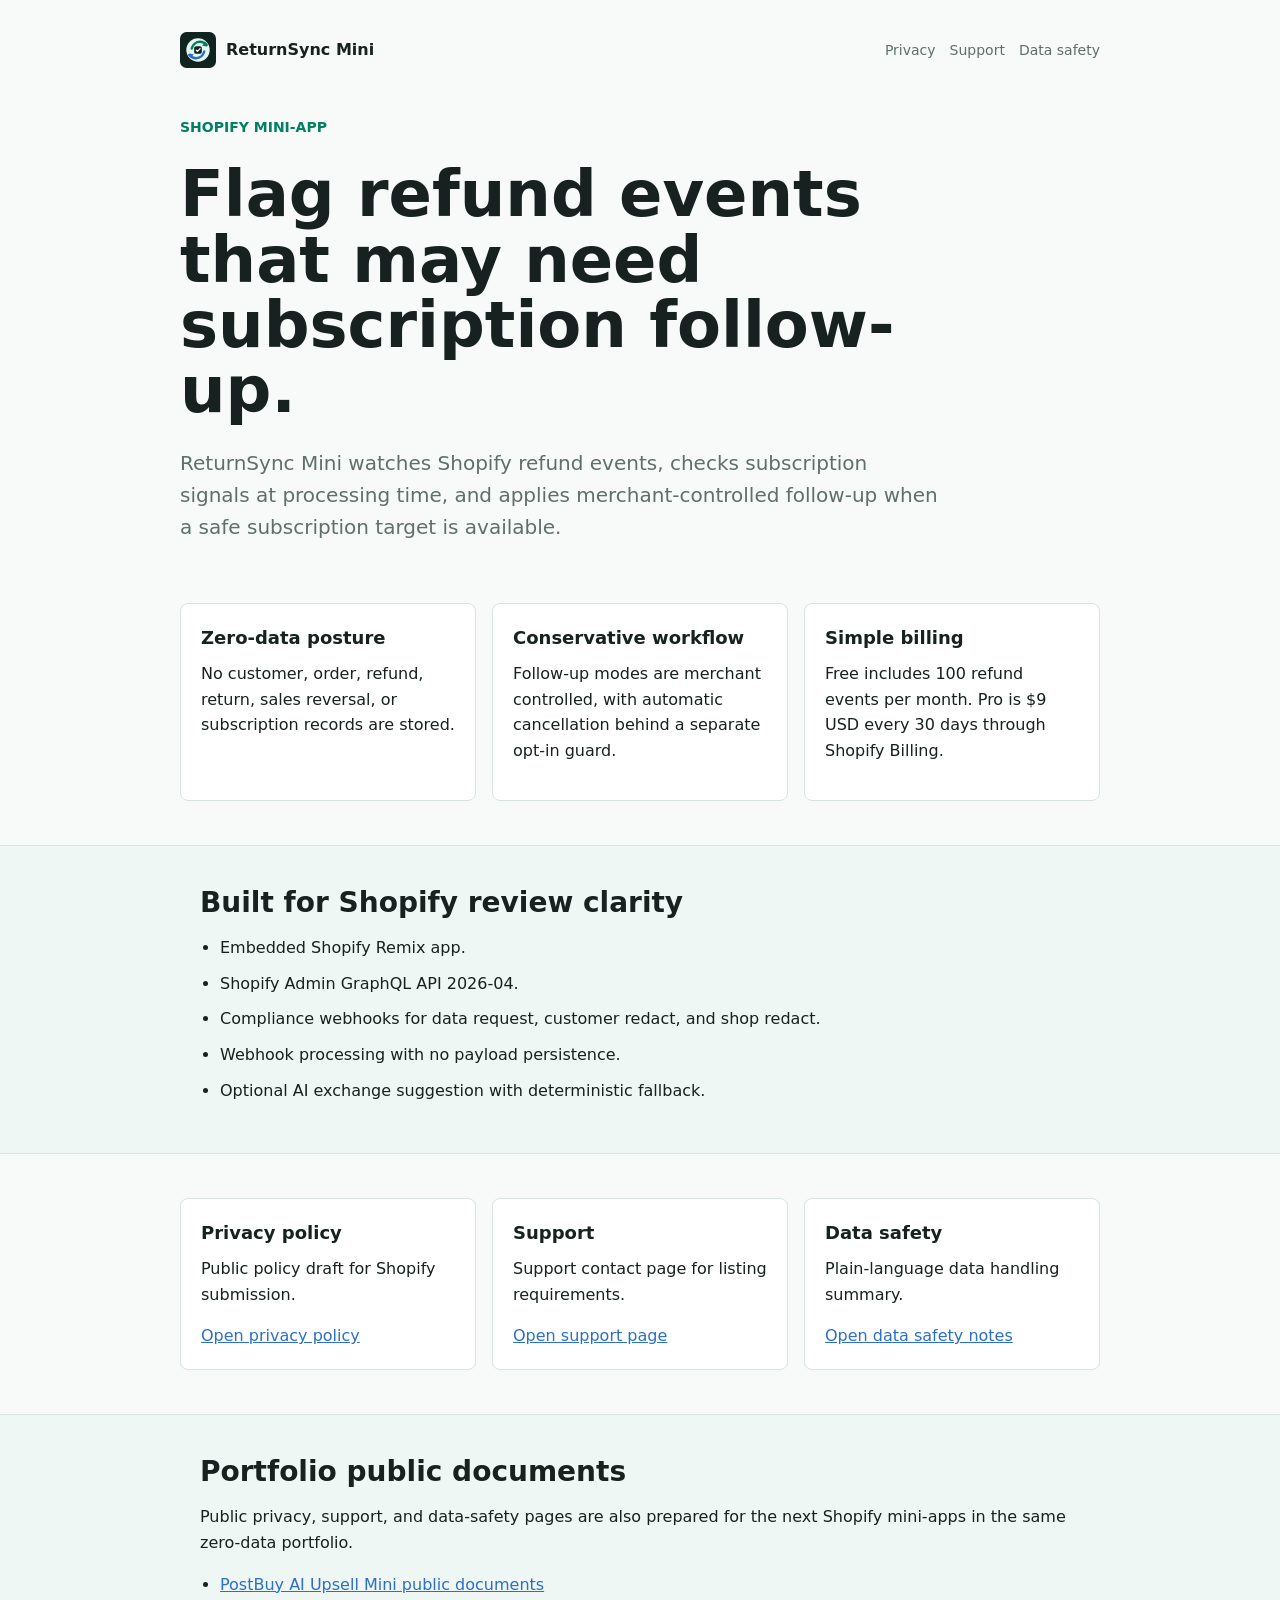
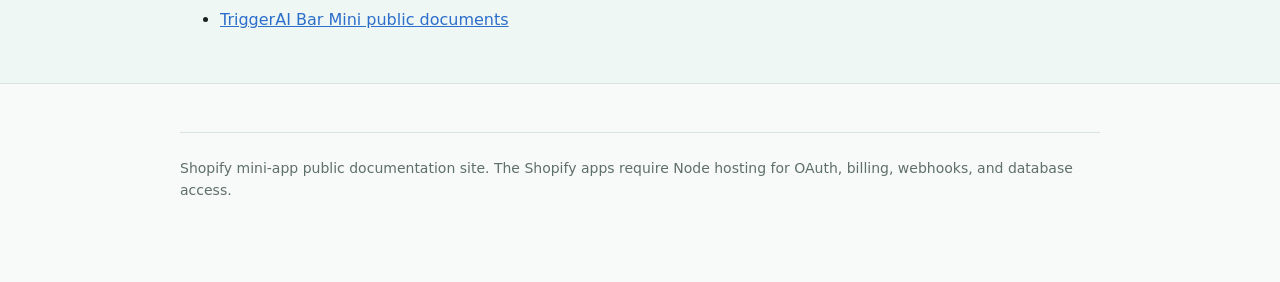
<file: index.html>
<!doctype html>
<html lang="en">
  <head>
    <meta charset="utf-8" />
    <meta name="viewport" content="width=device-width, initial-scale=1" />
    <title>ReturnSync Mini</title>
    <meta
      name="description"
      content="ReturnSync Mini flags refund events that may need subscription follow-up without storing customer, order, refund, return, or subscription data."
    />
    <link rel="stylesheet" href="assets/site.css" />
  </head>
  <body>
    <main class="shell">
      <nav class="nav" aria-label="Primary">
        <a class="brand" href="./">
          <img src="assets/app-icon.svg" alt="" />
          <span>ReturnSync Mini</span>
        </a>
        <div class="nav-links">
          <a href="privacy.html">Privacy</a>
          <a href="support.html">Support</a>
          <a href="data-safety.html">Data safety</a>
        </div>
      </nav>

      <section class="hero">
        <p class="eyebrow">Shopify mini-app</p>
        <h1>Flag refund events that may need subscription follow-up.</h1>
        <p class="lede">
          ReturnSync Mini watches Shopify refund events, checks subscription
          signals at processing time, and applies merchant-controlled follow-up
          when a safe subscription target is available.
        </p>
      </section>

      <section class="grid" aria-label="Highlights">
        <article class="card">
          <h3>Zero-data posture</h3>
          <p>
            No customer, order, refund, return, sales reversal, or subscription
            records are stored.
          </p>
        </article>
        <article class="card">
          <h3>Conservative workflow</h3>
          <p>
            Follow-up modes are merchant controlled, with automatic
            cancellation behind a separate opt-in guard.
          </p>
        </article>
        <article class="card">
          <h3>Simple billing</h3>
          <p>
            Free includes 100 refund events per month. Pro is $9 USD every 30
            days through Shopify Billing.
          </p>
        </article>
      </section>

      <section class="band">
        <h2>Built for Shopify review clarity</h2>
        <ul class="list">
          <li>Embedded Shopify Remix app.</li>
          <li>Shopify Admin GraphQL API 2026-04.</li>
          <li>Compliance webhooks for data request, customer redact, and shop redact.</li>
          <li>Webhook processing with no payload persistence.</li>
          <li>Optional AI exchange suggestion with deterministic fallback.</li>
        </ul>
      </section>

      <section class="grid" aria-label="Public documents">
        <article class="card">
          <h3>Privacy policy</h3>
          <p>Public policy draft for Shopify submission.</p>
          <a href="privacy.html">Open privacy policy</a>
        </article>
        <article class="card">
          <h3>Support</h3>
          <p>Support contact page for listing requirements.</p>
          <a href="support.html">Open support page</a>
        </article>
        <article class="card">
          <h3>Data safety</h3>
          <p>Plain-language data handling summary.</p>
          <a href="data-safety.html">Open data safety notes</a>
        </article>
      </section>

      <section class="band">
        <h2>Portfolio public documents</h2>
        <p>
          Public privacy, support, and data-safety pages are also prepared for
          the next Shopify mini-apps in the same zero-data portfolio.
        </p>
        <ul class="list">
          <li><a href="postbuy/">PostBuy AI Upsell Mini public documents</a></li>
          <li><a href="triggerai/">TriggerAI Bar Mini public documents</a></li>
        </ul>
      </section>

      <footer class="footer">
        <p>
          Shopify mini-app public documentation site. The Shopify apps
          require Node hosting for OAuth, billing, webhooks, and database
          access.
        </p>
      </footer>
    </main>
  </body>
</html>
</file>
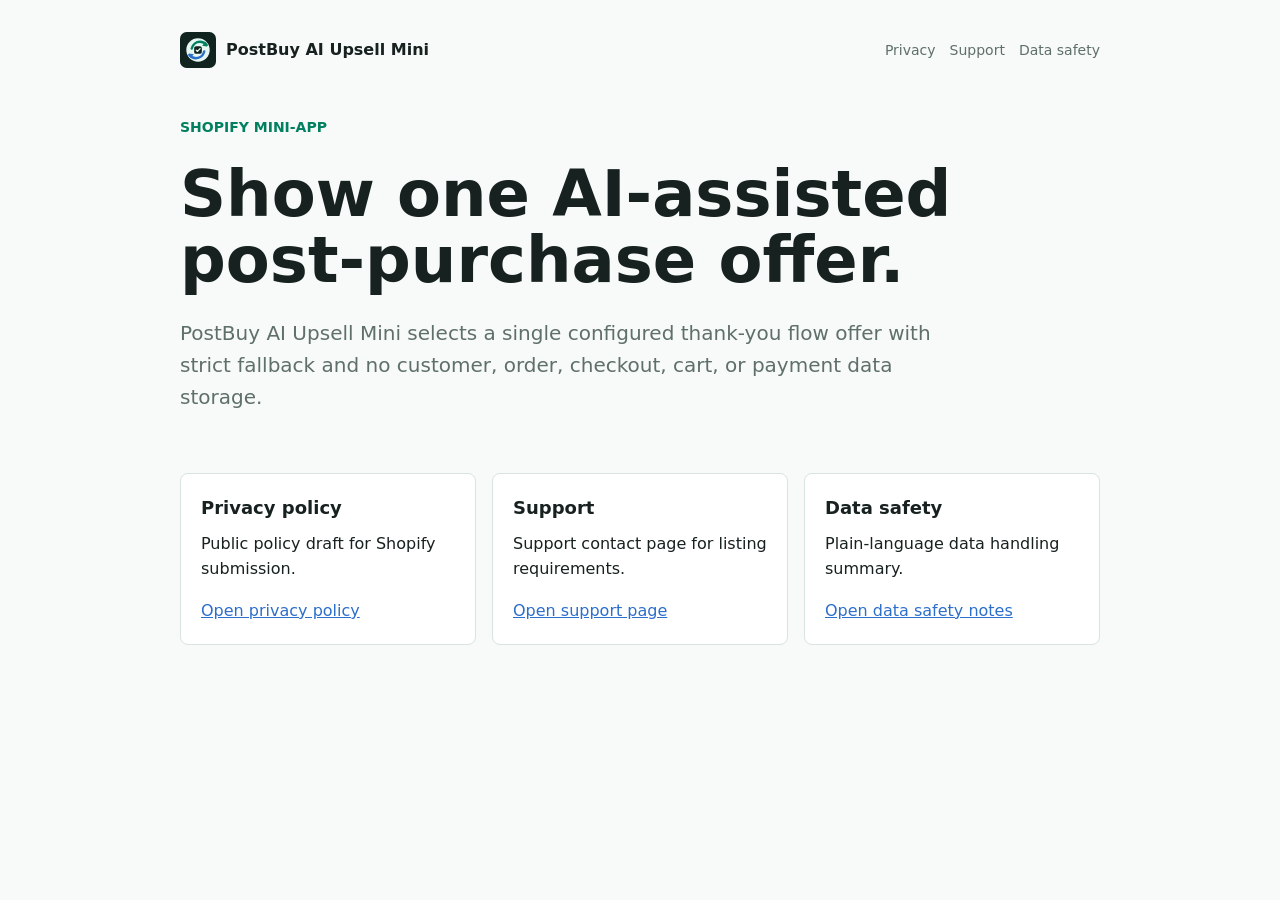
<file: postbuy/index.html>
<!doctype html>
<html lang="en">
  <head>
    <meta charset="utf-8" />
    <meta name="viewport" content="width=device-width, initial-scale=1" />
    <title>PostBuy AI Upsell Mini</title>
    <meta
      name="description"
      content="PostBuy AI Upsell Mini shows one post-purchase offer without storing customer, order, checkout, cart, or payment data."
    />
    <link rel="stylesheet" href="../assets/site.css" />
  </head>
  <body>
    <main class="shell">
      <nav class="nav" aria-label="Primary">
        <a class="brand" href="../">
          <img src="../assets/app-icon.svg" alt="" />
          <span>PostBuy AI Upsell Mini</span>
        </a>
        <div class="nav-links">
          <a href="privacy.html">Privacy</a>
          <a href="support.html">Support</a>
          <a href="data-safety.html">Data safety</a>
        </div>
      </nav>

      <section class="hero">
        <p class="eyebrow">Shopify mini-app</p>
        <h1>Show one AI-assisted post-purchase offer.</h1>
        <p class="lede">
          PostBuy AI Upsell Mini selects a single configured thank-you flow offer
          with strict fallback and no customer, order, checkout, cart, or payment
          data storage.
        </p>
      </section>

      <section class="grid" aria-label="Public documents">
        <article class="card">
          <h3>Privacy policy</h3>
          <p>Public policy draft for Shopify submission.</p>
          <a href="privacy.html">Open privacy policy</a>
        </article>
        <article class="card">
          <h3>Support</h3>
          <p>Support contact page for listing requirements.</p>
          <a href="support.html">Open support page</a>
        </article>
        <article class="card">
          <h3>Data safety</h3>
          <p>Plain-language data handling summary.</p>
          <a href="data-safety.html">Open data safety notes</a>
        </article>
      </section>
    </main>
  </body>
</html>
</file>
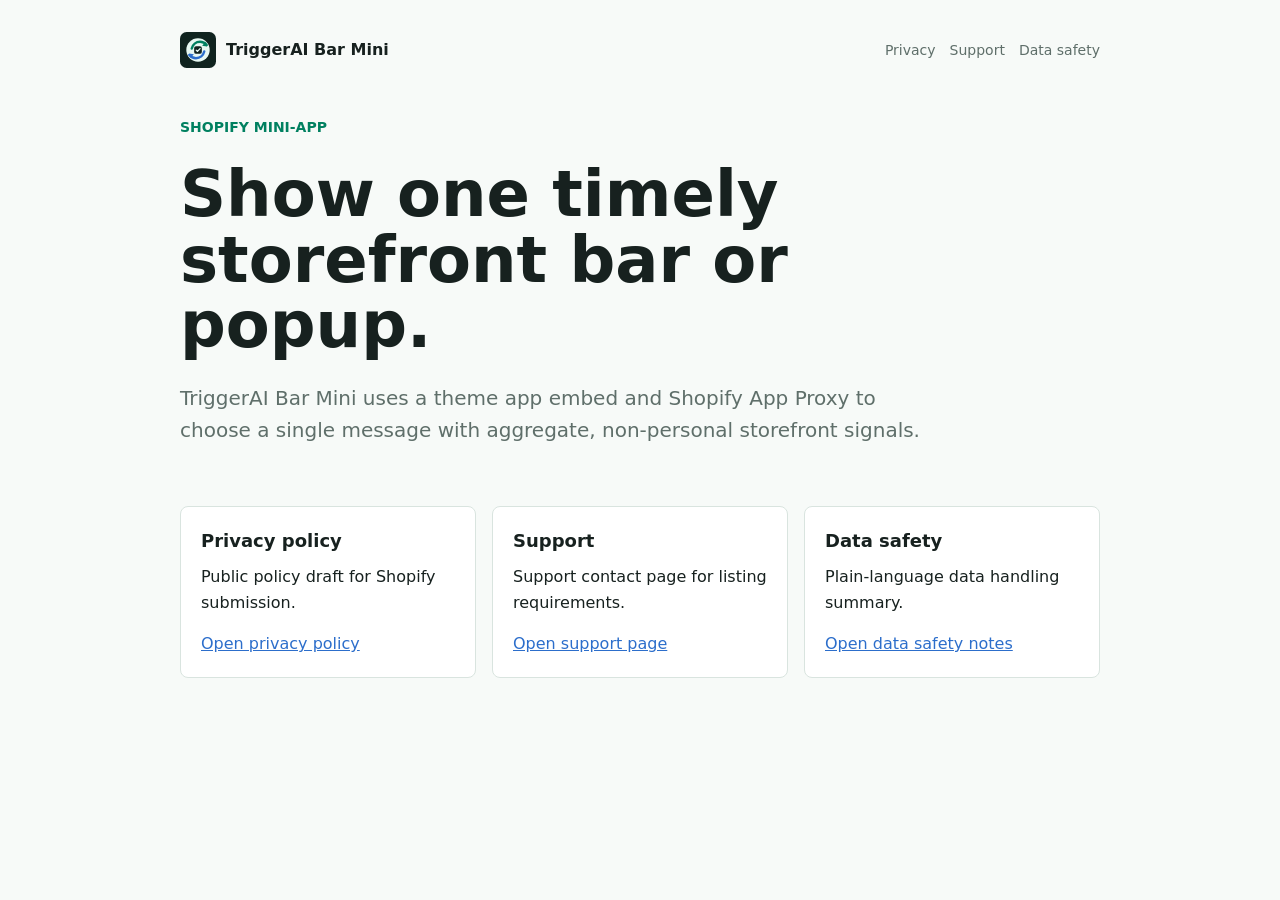
<file: triggerai/index.html>
<!doctype html>
<html lang="en">
  <head>
    <meta charset="utf-8" />
    <meta name="viewport" content="width=device-width, initial-scale=1" />
    <title>TriggerAI Bar Mini</title>
    <meta
      name="description"
      content="TriggerAI Bar Mini shows one AI-assisted storefront bar or popup using aggregate cart and behavior signals without storing customer data."
    />
    <link rel="stylesheet" href="../assets/site.css" />
  </head>
  <body>
    <main class="shell">
      <nav class="nav" aria-label="Primary">
        <a class="brand" href="../">
          <img src="../assets/app-icon.svg" alt="" />
          <span>TriggerAI Bar Mini</span>
        </a>
        <div class="nav-links">
          <a href="privacy.html">Privacy</a>
          <a href="support.html">Support</a>
          <a href="data-safety.html">Data safety</a>
        </div>
      </nav>

      <section class="hero">
        <p class="eyebrow">Shopify mini-app</p>
        <h1>Show one timely storefront bar or popup.</h1>
        <p class="lede">
          TriggerAI Bar Mini uses a theme app embed and Shopify App Proxy to
          choose a single message with aggregate, non-personal storefront signals.
        </p>
      </section>

      <section class="grid" aria-label="Public documents">
        <article class="card">
          <h3>Privacy policy</h3>
          <p>Public policy draft for Shopify submission.</p>
          <a href="privacy.html">Open privacy policy</a>
        </article>
        <article class="card">
          <h3>Support</h3>
          <p>Support contact page for listing requirements.</p>
          <a href="support.html">Open support page</a>
        </article>
        <article class="card">
          <h3>Data safety</h3>
          <p>Plain-language data handling summary.</p>
          <a href="data-safety.html">Open data safety notes</a>
        </article>
      </section>
    </main>
  </body>
</html>
</file>
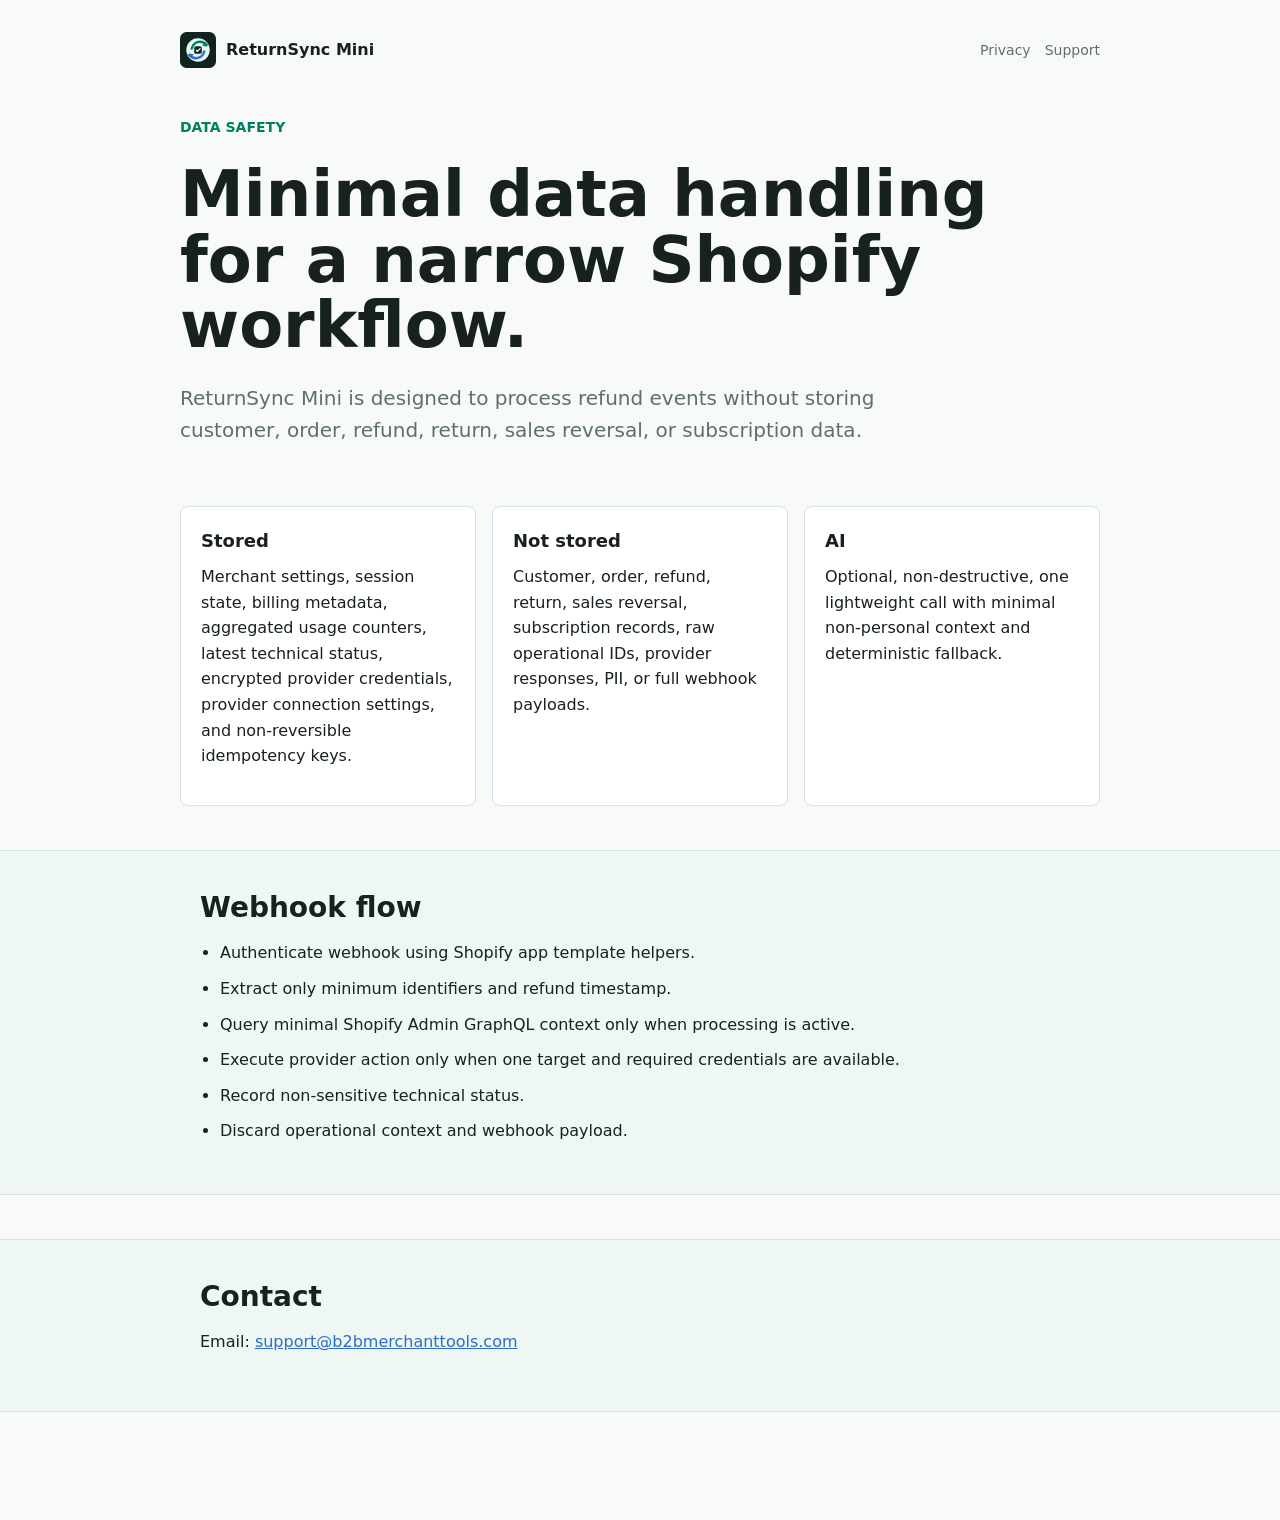
<file: data-safety.html>
<!doctype html>
<html lang="en">
  <head>
    <meta charset="utf-8" />
    <meta name="viewport" content="width=device-width, initial-scale=1" />
    <title>ReturnSync Mini Data Safety</title>
    <meta name="description" content="Data safety summary for ReturnSync Mini." />
    <link rel="stylesheet" href="assets/site.css" />
  </head>
  <body>
    <main class="shell">
      <nav class="nav" aria-label="Primary">
        <a class="brand" href="./">
          <img src="assets/app-icon.svg" alt="" />
          <span>ReturnSync Mini</span>
        </a>
        <div class="nav-links">
          <a href="privacy.html">Privacy</a>
          <a href="support.html">Support</a>
        </div>
      </nav>

      <section class="hero">
        <p class="eyebrow">Data Safety</p>
        <h1>Minimal data handling for a narrow Shopify workflow.</h1>
        <p class="lede">
          ReturnSync Mini is designed to process refund events without storing
          customer, order, refund, return, sales reversal, or subscription data.
        </p>
      </section>

      <section class="grid">
        <article class="card">
          <h3>Stored</h3>
          <p>Merchant settings, session state, billing metadata, aggregated usage counters, latest technical status, encrypted provider credentials, provider connection settings, and non-reversible idempotency keys.</p>
        </article>
        <article class="card">
          <h3>Not stored</h3>
          <p>Customer, order, refund, return, sales reversal, subscription records, raw operational IDs, provider responses, PII, or full webhook payloads.</p>
        </article>
        <article class="card">
          <h3>AI</h3>
          <p>Optional, non-destructive, one lightweight call with minimal non-personal context and deterministic fallback.</p>
        </article>
      </section>

      <section class="band">
        <h2>Webhook flow</h2>
        <ul class="list">
          <li>Authenticate webhook using Shopify app template helpers.</li>
          <li>Extract only minimum identifiers and refund timestamp.</li>
          <li>Query minimal Shopify Admin GraphQL context only when processing is active.</li>
          <li>Execute provider action only when one target and required credentials are available.</li>
          <li>Record non-sensitive technical status.</li>
          <li>Discard operational context and webhook payload.</li>
        </ul>
      </section>

      <section class="band">
        <h2>Contact</h2>
        <p>Email: <a href="mailto:support@b2bmerchanttools.com">support@b2bmerchanttools.com</a></p>
      </section>
    </main>
  </body>
</html>
</file>
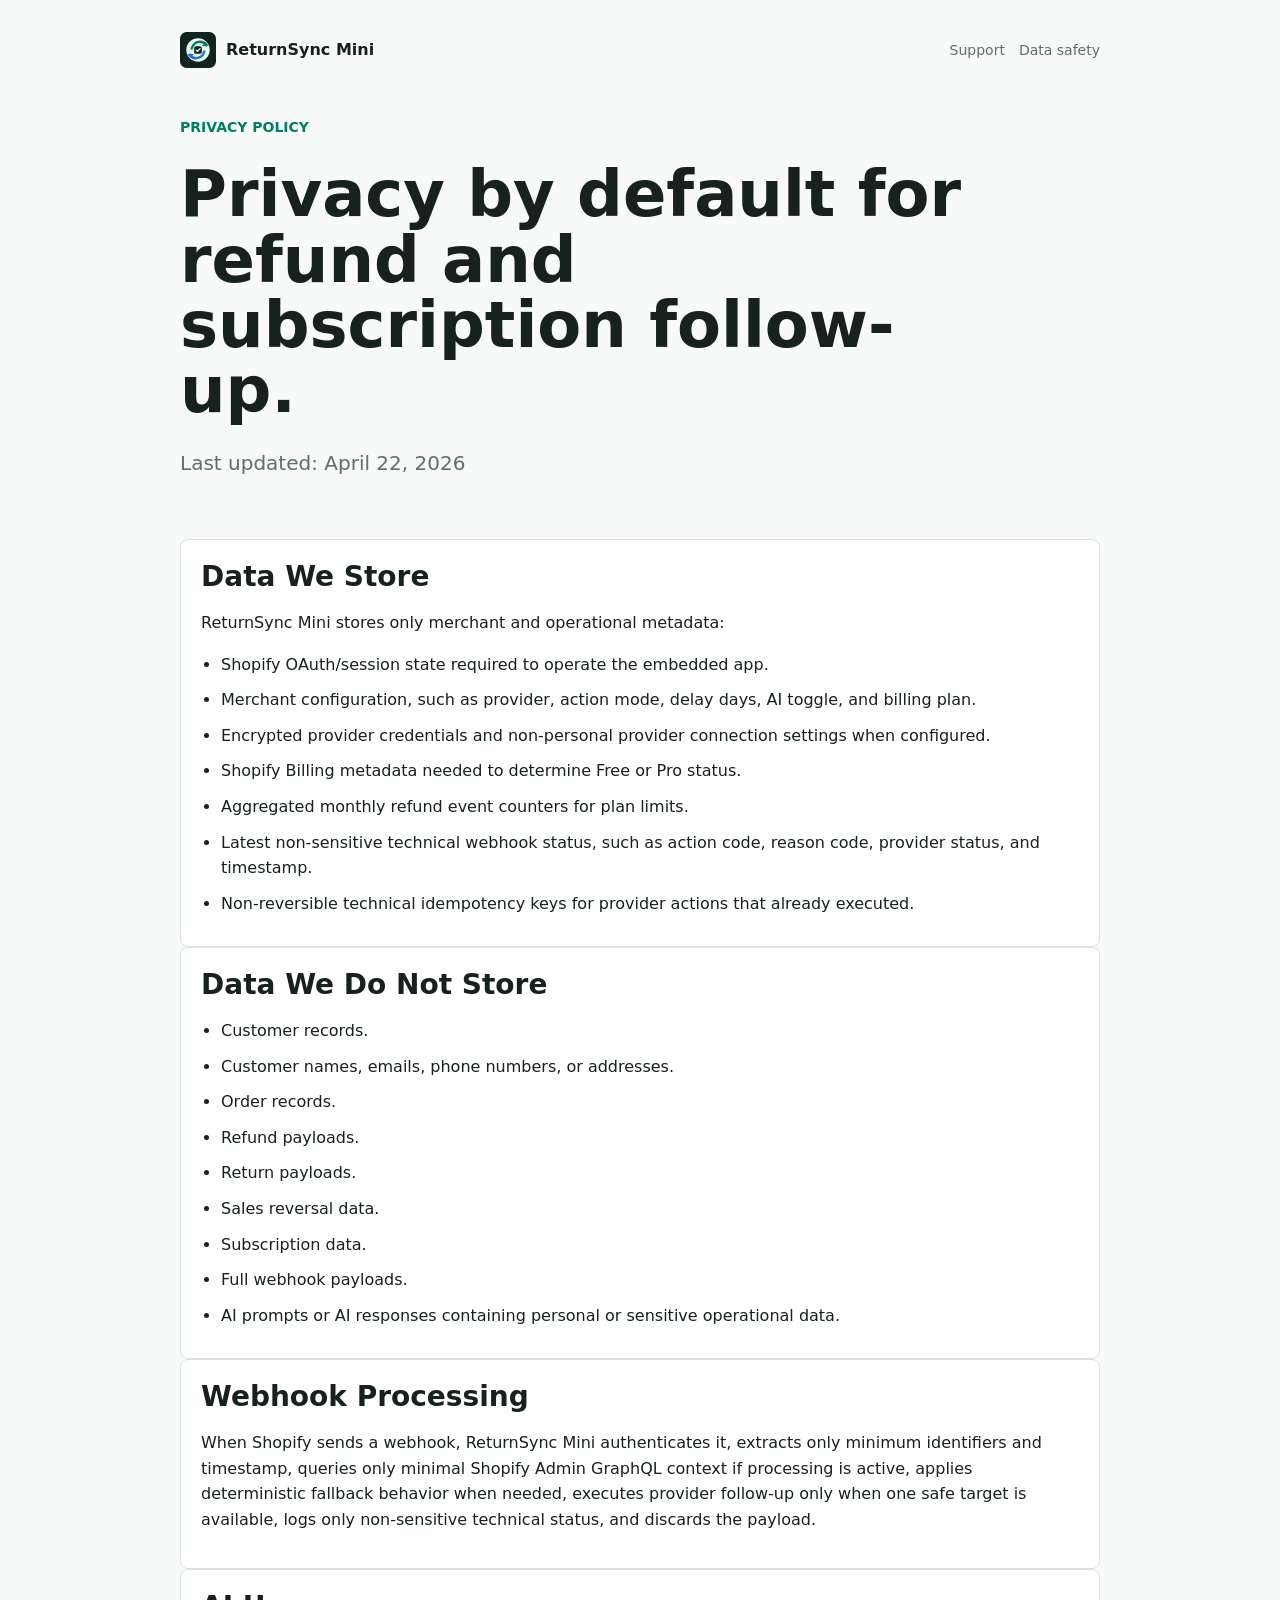
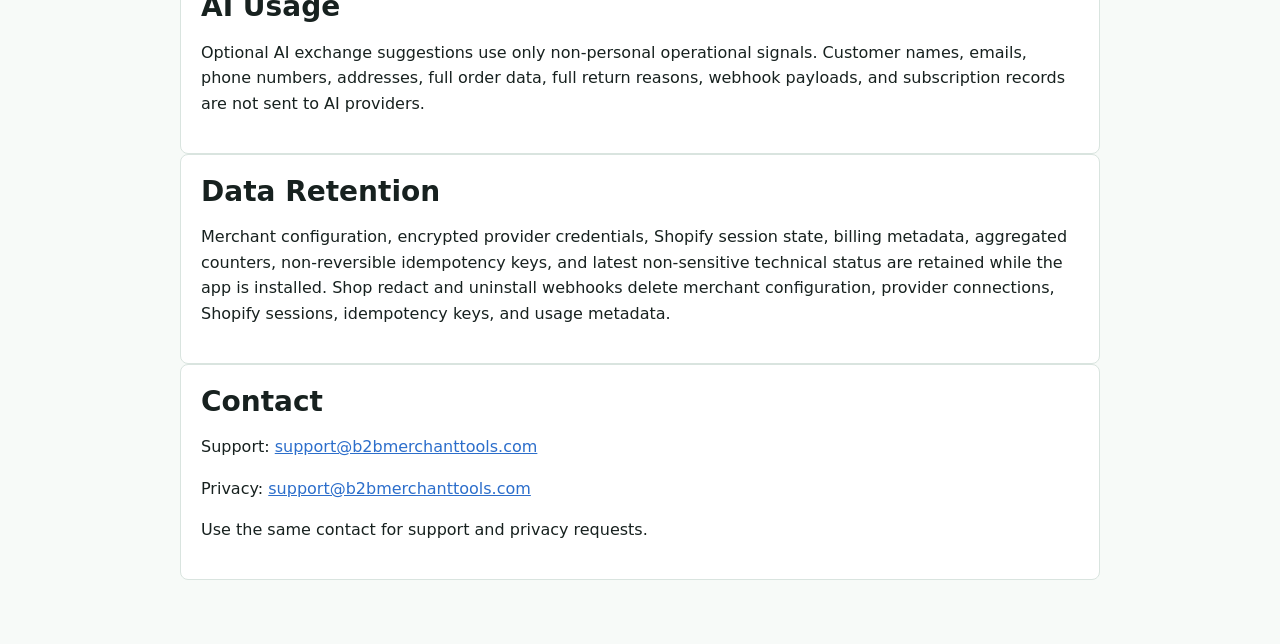
<file: privacy.html>
<!doctype html>
<html lang="en">
  <head>
    <meta charset="utf-8" />
    <meta name="viewport" content="width=device-width, initial-scale=1" />
    <title>ReturnSync Mini Privacy Policy</title>
    <meta
      name="description"
      content="ReturnSync Mini privacy policy and data minimization statement."
    />
    <link rel="stylesheet" href="assets/site.css" />
  </head>
  <body>
    <main class="shell">
      <nav class="nav" aria-label="Primary">
        <a class="brand" href="./">
          <img src="assets/app-icon.svg" alt="" />
          <span>ReturnSync Mini</span>
        </a>
        <div class="nav-links">
          <a href="support.html">Support</a>
          <a href="data-safety.html">Data safety</a>
        </div>
      </nav>

      <section class="hero">
        <p class="eyebrow">Privacy Policy</p>
        <h1>Privacy by default for refund and subscription follow-up.</h1>
        <p class="lede">Last updated: April 22, 2026</p>
      </section>

      <section class="card">
        <h2>Data We Store</h2>
        <p>ReturnSync Mini stores only merchant and operational metadata:</p>
        <ul class="list">
          <li>Shopify OAuth/session state required to operate the embedded app.</li>
          <li>Merchant configuration, such as provider, action mode, delay days, AI toggle, and billing plan.</li>
          <li>Encrypted provider credentials and non-personal provider connection settings when configured.</li>
          <li>Shopify Billing metadata needed to determine Free or Pro status.</li>
          <li>Aggregated monthly refund event counters for plan limits.</li>
          <li>Latest non-sensitive technical webhook status, such as action code, reason code, provider status, and timestamp.</li>
          <li>Non-reversible technical idempotency keys for provider actions that already executed.</li>
        </ul>
      </section>

      <section class="card">
        <h2>Data We Do Not Store</h2>
        <ul class="list">
          <li>Customer records.</li>
          <li>Customer names, emails, phone numbers, or addresses.</li>
          <li>Order records.</li>
          <li>Refund payloads.</li>
          <li>Return payloads.</li>
          <li>Sales reversal data.</li>
          <li>Subscription data.</li>
          <li>Full webhook payloads.</li>
          <li>AI prompts or AI responses containing personal or sensitive operational data.</li>
        </ul>
      </section>

      <section class="card">
        <h2>Webhook Processing</h2>
        <p>When Shopify sends a webhook, ReturnSync Mini authenticates it, extracts only minimum identifiers and timestamp, queries only minimal Shopify Admin GraphQL context if processing is active, applies deterministic fallback behavior when needed, executes provider follow-up only when one safe target is available, logs only non-sensitive technical status, and discards the payload.</p>
      </section>

      <section class="card">
        <h2>AI Usage</h2>
        <p>Optional AI exchange suggestions use only non-personal operational signals. Customer names, emails, phone numbers, addresses, full order data, full return reasons, webhook payloads, and subscription records are not sent to AI providers.</p>
      </section>

      <section class="card">
        <h2>Data Retention</h2>
        <p>Merchant configuration, encrypted provider credentials, Shopify session state, billing metadata, aggregated counters, non-reversible idempotency keys, and latest non-sensitive technical status are retained while the app is installed. Shop redact and uninstall webhooks delete merchant configuration, provider connections, Shopify sessions, idempotency keys, and usage metadata.</p>
      </section>

      <section class="card">
        <h2>Contact</h2>
        <p>Support: <a href="mailto:support@b2bmerchanttools.com">support@b2bmerchanttools.com</a></p>
        <p>Privacy: <a href="mailto:support@b2bmerchanttools.com">support@b2bmerchanttools.com</a></p>
        <p>Use the same contact for support and privacy requests.</p>
      </section>
    </main>
  </body>
</html>
</file>
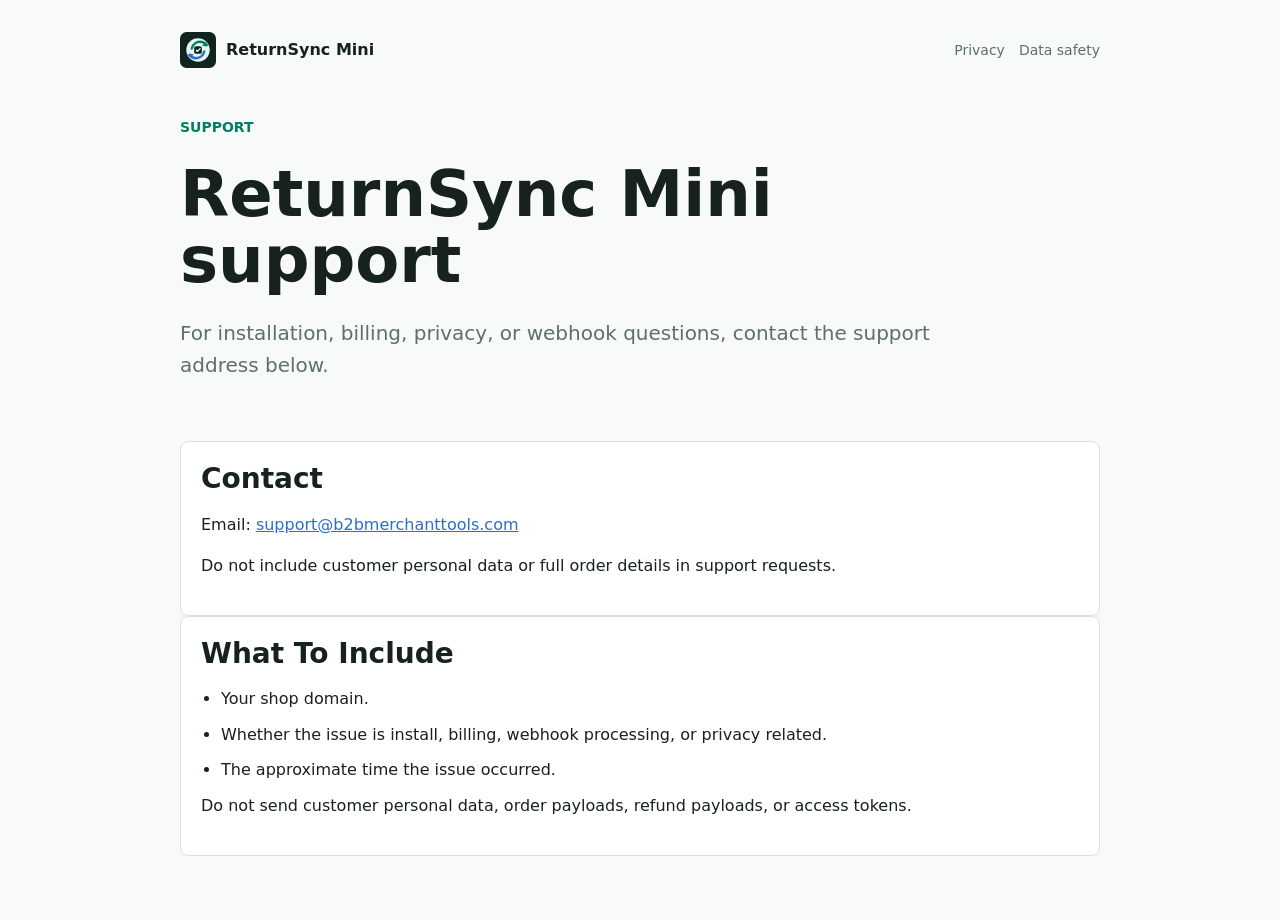
<file: support.html>
<!doctype html>
<html lang="en">
  <head>
    <meta charset="utf-8" />
    <meta name="viewport" content="width=device-width, initial-scale=1" />
    <title>ReturnSync Mini Support</title>
    <meta name="description" content="Support contact for ReturnSync Mini." />
    <link rel="stylesheet" href="assets/site.css" />
  </head>
  <body>
    <main class="shell">
      <nav class="nav" aria-label="Primary">
        <a class="brand" href="./">
          <img src="assets/app-icon.svg" alt="" />
          <span>ReturnSync Mini</span>
        </a>
        <div class="nav-links">
          <a href="privacy.html">Privacy</a>
          <a href="data-safety.html">Data safety</a>
        </div>
      </nav>

      <section class="hero">
        <p class="eyebrow">Support</p>
        <h1>ReturnSync Mini support</h1>
        <p class="lede">
          For installation, billing, privacy, or webhook questions, contact the
          support address below.
        </p>
      </section>

      <section class="card">
        <h2>Contact</h2>
        <p>Email: <a href="mailto:support@b2bmerchanttools.com">support@b2bmerchanttools.com</a></p>
        <p>Do not include customer personal data or full order details in support requests.</p>
      </section>

      <section class="card">
        <h2>What To Include</h2>
        <ul class="list">
          <li>Your shop domain.</li>
          <li>Whether the issue is install, billing, webhook processing, or privacy related.</li>
          <li>The approximate time the issue occurred.</li>
        </ul>
        <p>Do not send customer personal data, order payloads, refund payloads, or access tokens.</p>
      </section>
    </main>
  </body>
</html>
</file>
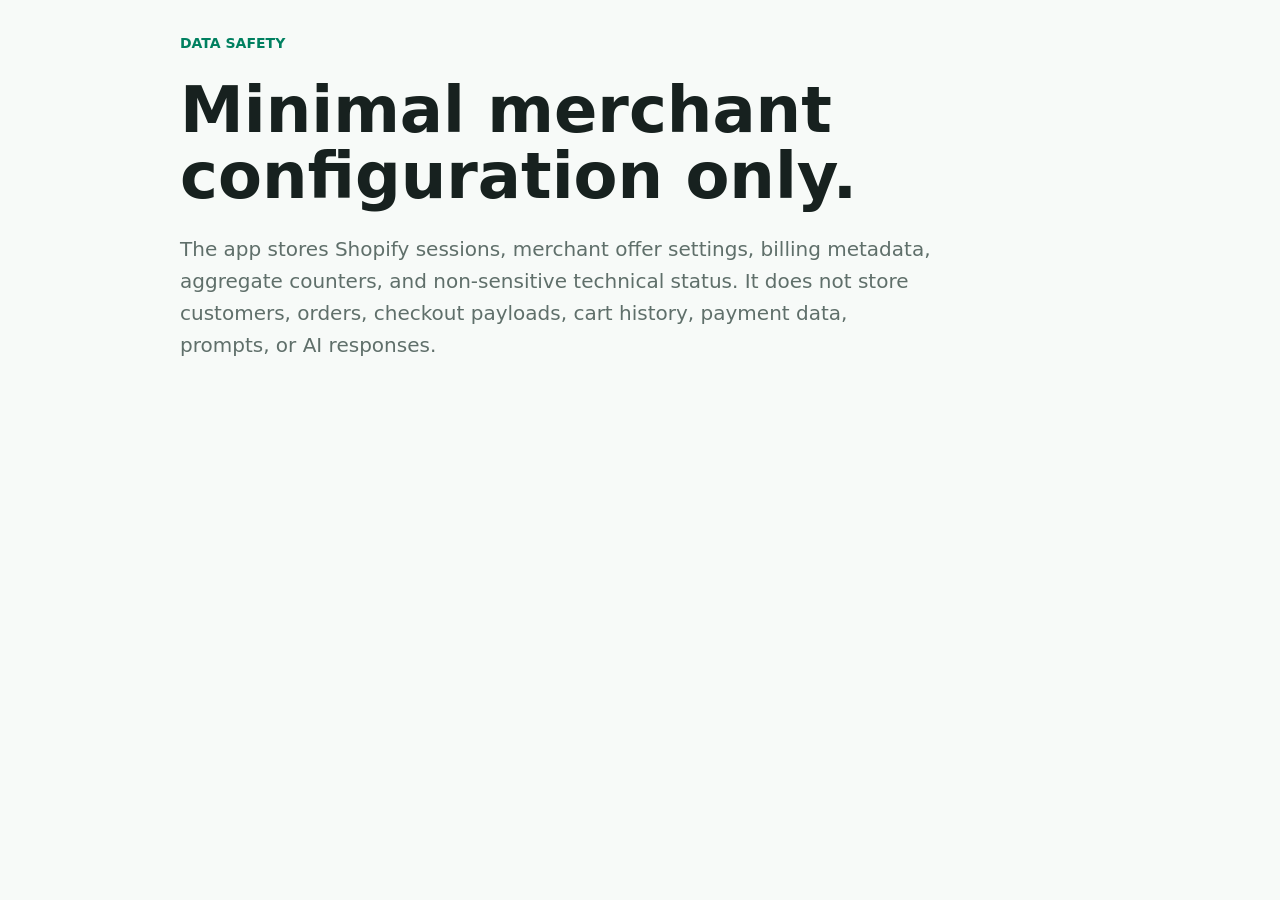
<file: postbuy/data-safety.html>
<!doctype html>
<html lang="en">
  <head>
    <meta charset="utf-8" />
    <meta name="viewport" content="width=device-width, initial-scale=1" />
    <title>PostBuy AI Upsell Mini Data Safety</title>
    <link rel="stylesheet" href="../assets/site.css" />
  </head>
  <body>
    <main class="shell">
      <section class="hero">
        <p class="eyebrow">Data safety</p>
        <h1>Minimal merchant configuration only.</h1>
        <p class="lede">
          The app stores Shopify sessions, merchant offer settings, billing metadata,
          aggregate counters, and non-sensitive technical status. It does not store
          customers, orders, checkout payloads, cart history, payment data, prompts, or AI responses.
        </p>
      </section>
    </main>
  </body>
</html>
</file>
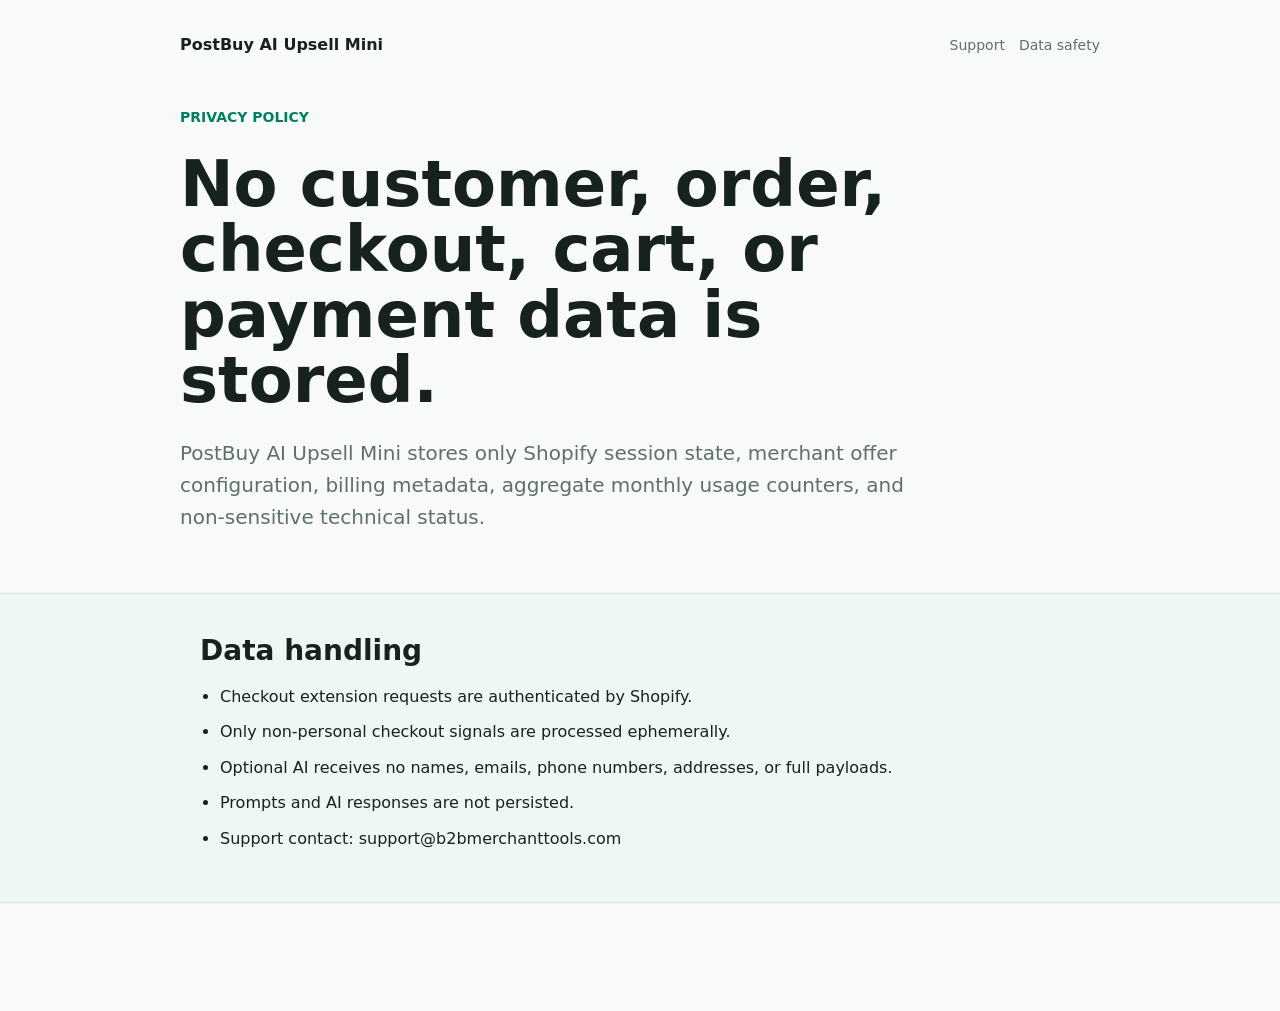
<file: postbuy/privacy.html>
<!doctype html>
<html lang="en">
  <head>
    <meta charset="utf-8" />
    <meta name="viewport" content="width=device-width, initial-scale=1" />
    <title>PostBuy AI Upsell Mini Privacy Policy</title>
    <link rel="stylesheet" href="../assets/site.css" />
  </head>
  <body>
    <main class="shell">
      <nav class="nav" aria-label="Primary">
        <a class="brand" href="./">PostBuy AI Upsell Mini</a>
        <div class="nav-links">
          <a href="support.html">Support</a>
          <a href="data-safety.html">Data safety</a>
        </div>
      </nav>
      <section class="hero">
        <p class="eyebrow">Privacy policy</p>
        <h1>No customer, order, checkout, cart, or payment data is stored.</h1>
        <p class="lede">
          PostBuy AI Upsell Mini stores only Shopify session state, merchant
          offer configuration, billing metadata, aggregate monthly usage
          counters, and non-sensitive technical status.
        </p>
      </section>
      <section class="band">
        <h2>Data handling</h2>
        <ul class="list">
          <li>Checkout extension requests are authenticated by Shopify.</li>
          <li>Only non-personal checkout signals are processed ephemerally.</li>
          <li>Optional AI receives no names, emails, phone numbers, addresses, or full payloads.</li>
          <li>Prompts and AI responses are not persisted.</li>
          <li>Support contact: support@b2bmerchanttools.com</li>
        </ul>
      </section>
    </main>
  </body>
</html>
</file>
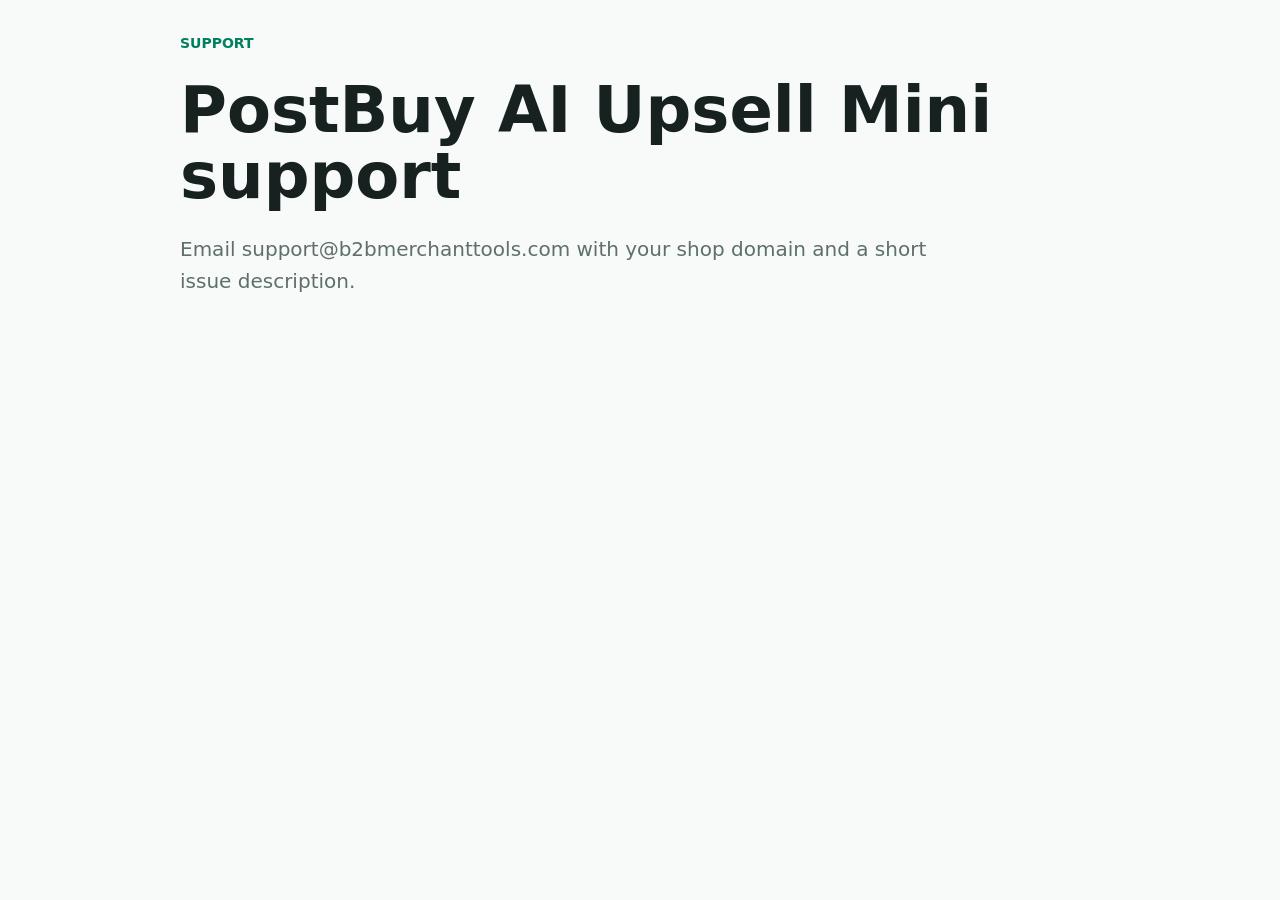
<file: postbuy/support.html>
<!doctype html>
<html lang="en">
  <head>
    <meta charset="utf-8" />
    <meta name="viewport" content="width=device-width, initial-scale=1" />
    <title>PostBuy AI Upsell Mini Support</title>
    <link rel="stylesheet" href="../assets/site.css" />
  </head>
  <body>
    <main class="shell">
      <section class="hero">
        <p class="eyebrow">Support</p>
        <h1>PostBuy AI Upsell Mini support</h1>
        <p class="lede">Email support@b2bmerchanttools.com with your shop domain and a short issue description.</p>
      </section>
    </main>
  </body>
</html>
</file>
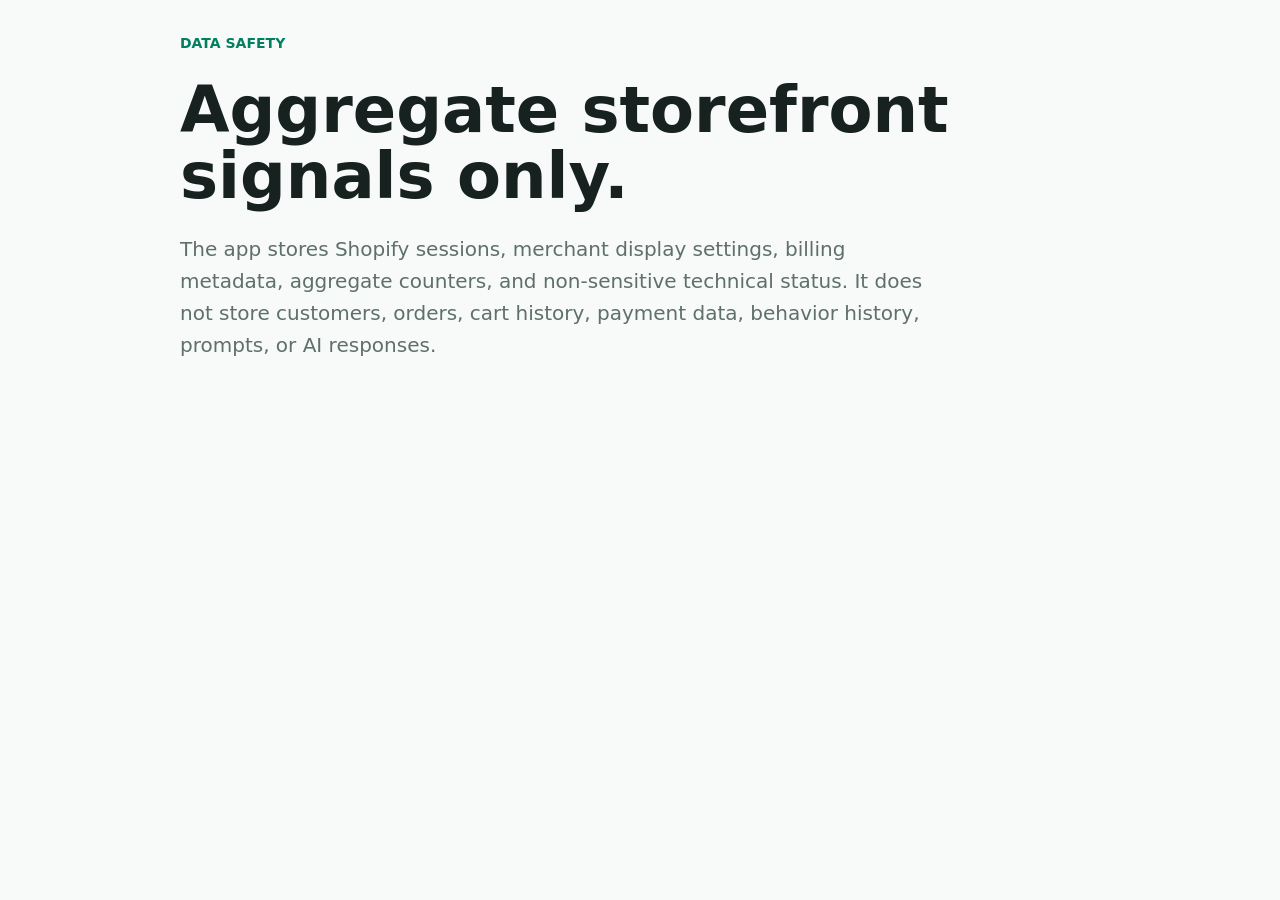
<file: triggerai/data-safety.html>
<!doctype html>
<html lang="en">
  <head>
    <meta charset="utf-8" />
    <meta name="viewport" content="width=device-width, initial-scale=1" />
    <title>TriggerAI Bar Mini Data Safety</title>
    <link rel="stylesheet" href="../assets/site.css" />
  </head>
  <body>
    <main class="shell">
      <section class="hero">
        <p class="eyebrow">Data safety</p>
        <h1>Aggregate storefront signals only.</h1>
        <p class="lede">
          The app stores Shopify sessions, merchant display settings, billing metadata,
          aggregate counters, and non-sensitive technical status. It does not store
          customers, orders, cart history, payment data, behavior history, prompts, or AI responses.
        </p>
      </section>
    </main>
  </body>
</html>
</file>
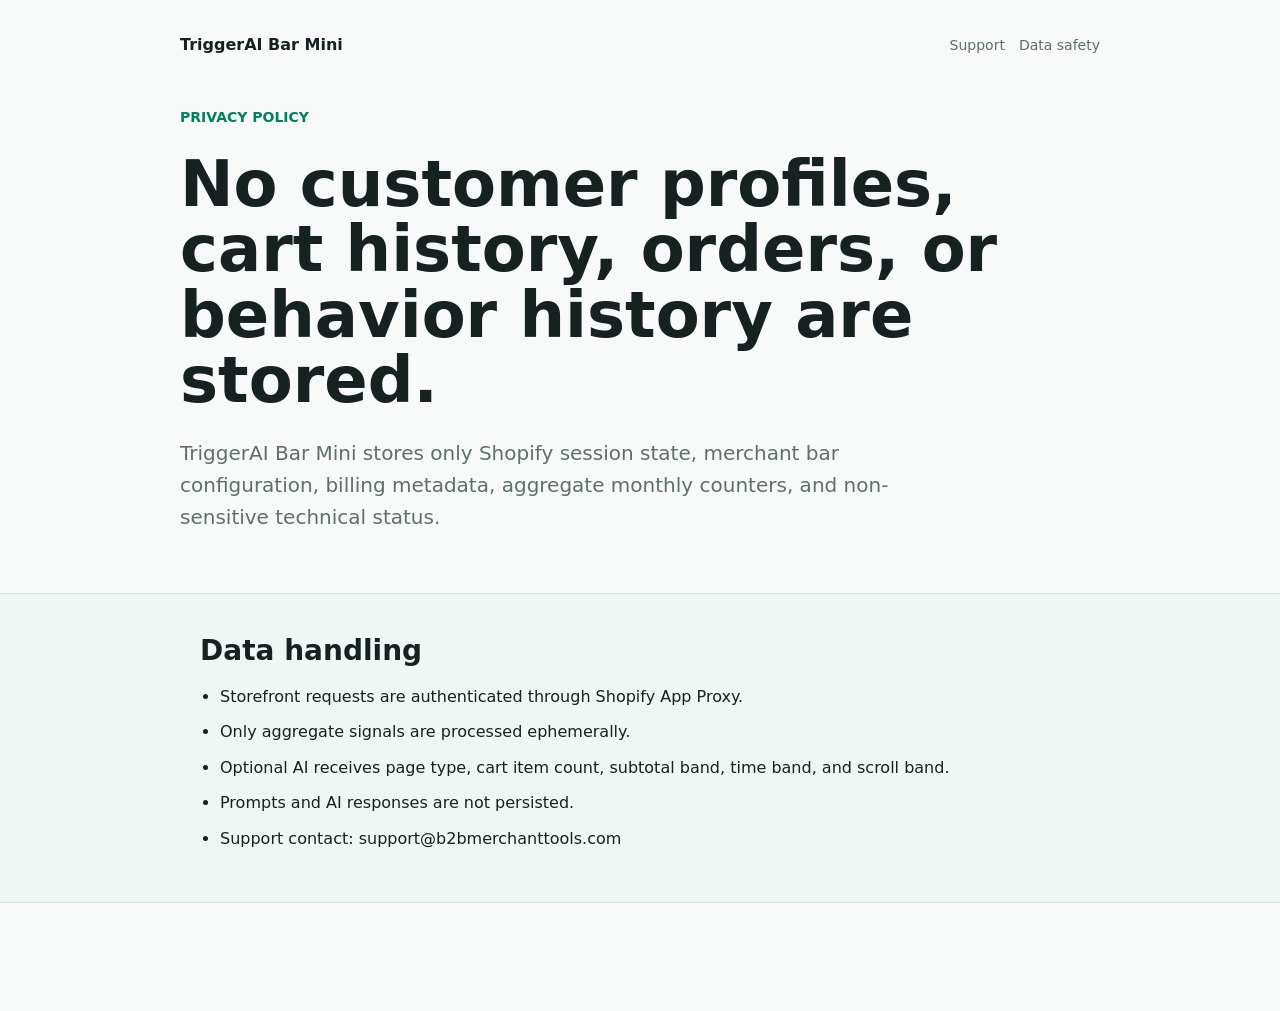
<file: triggerai/privacy.html>
<!doctype html>
<html lang="en">
  <head>
    <meta charset="utf-8" />
    <meta name="viewport" content="width=device-width, initial-scale=1" />
    <title>TriggerAI Bar Mini Privacy Policy</title>
    <link rel="stylesheet" href="../assets/site.css" />
  </head>
  <body>
    <main class="shell">
      <nav class="nav" aria-label="Primary">
        <a class="brand" href="./">TriggerAI Bar Mini</a>
        <div class="nav-links">
          <a href="support.html">Support</a>
          <a href="data-safety.html">Data safety</a>
        </div>
      </nav>
      <section class="hero">
        <p class="eyebrow">Privacy policy</p>
        <h1>No customer profiles, cart history, orders, or behavior history are stored.</h1>
        <p class="lede">
          TriggerAI Bar Mini stores only Shopify session state, merchant bar
          configuration, billing metadata, aggregate monthly counters, and
          non-sensitive technical status.
        </p>
      </section>
      <section class="band">
        <h2>Data handling</h2>
        <ul class="list">
          <li>Storefront requests are authenticated through Shopify App Proxy.</li>
          <li>Only aggregate signals are processed ephemerally.</li>
          <li>Optional AI receives page type, cart item count, subtotal band, time band, and scroll band.</li>
          <li>Prompts and AI responses are not persisted.</li>
          <li>Support contact: support@b2bmerchanttools.com</li>
        </ul>
      </section>
    </main>
  </body>
</html>
</file>
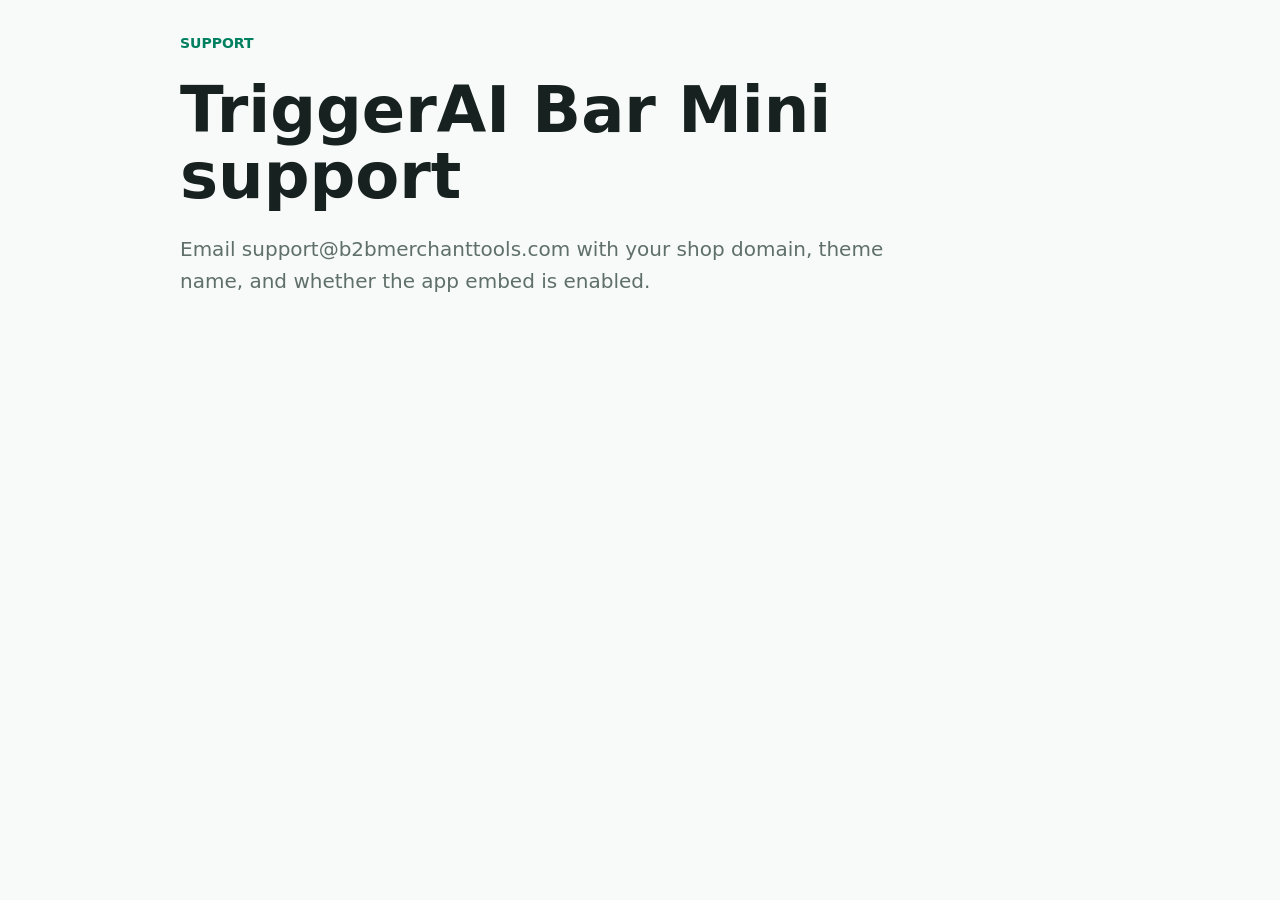
<file: triggerai/support.html>
<!doctype html>
<html lang="en">
  <head>
    <meta charset="utf-8" />
    <meta name="viewport" content="width=device-width, initial-scale=1" />
    <title>TriggerAI Bar Mini Support</title>
    <link rel="stylesheet" href="../assets/site.css" />
  </head>
  <body>
    <main class="shell">
      <section class="hero">
        <p class="eyebrow">Support</p>
        <h1>TriggerAI Bar Mini support</h1>
        <p class="lede">Email support@b2bmerchanttools.com with your shop domain, theme name, and whether the app embed is enabled.</p>
      </section>
    </main>
  </body>
</html>
</file>
<file: assets/site.css>
:root {
  color-scheme: light;
  --ink: #17211f;
  --muted: #5f6f6a;
  --line: #d9e4df;
  --surface: #ffffff;
  --soft: #eef7f3;
  --green: #008060;
  --blue: #2c6ecb;
}

* {
  box-sizing: border-box;
}

body {
  background: #f7faf8;
  color: var(--ink);
  font-family:
    Inter, ui-sans-serif, system-ui, -apple-system, BlinkMacSystemFont, "Segoe UI",
    sans-serif;
  line-height: 1.6;
  margin: 0;
}

a {
  color: var(--blue);
}

.shell {
  margin: 0 auto;
  max-width: 960px;
  padding: 32px 20px 64px;
}

.nav {
  align-items: center;
  display: flex;
  gap: 16px;
  justify-content: space-between;
  margin-bottom: 48px;
}

.brand {
  align-items: center;
  color: var(--ink);
  display: inline-flex;
  font-weight: 700;
  gap: 10px;
  text-decoration: none;
}

.brand img {
  height: 36px;
  width: 36px;
}

.nav-links {
  display: flex;
  flex-wrap: wrap;
  gap: 14px;
}

.nav-links a {
  color: var(--muted);
  font-size: 14px;
  text-decoration: none;
}

.hero {
  display: grid;
  gap: 24px;
  margin-bottom: 44px;
}

.eyebrow {
  color: var(--green);
  font-size: 14px;
  font-weight: 700;
  margin: 0;
  text-transform: uppercase;
}

h1 {
  font-size: clamp(38px, 6vw, 64px);
  letter-spacing: 0;
  line-height: 1.02;
  margin: 0;
  max-width: 820px;
}

h2 {
  font-size: 28px;
  line-height: 1.2;
  margin: 0 0 16px;
}

h3 {
  font-size: 18px;
  margin: 0 0 8px;
}

p {
  margin: 0 0 16px;
}

.lede {
  color: var(--muted);
  font-size: 20px;
  max-width: 760px;
}

.grid {
  display: grid;
  gap: 16px;
  grid-template-columns: repeat(3, minmax(0, 1fr));
}

.card {
  background: var(--surface);
  border: 1px solid var(--line);
  border-radius: 8px;
  padding: 20px;
}

.band {
  background: var(--soft);
  border-block: 1px solid var(--line);
  margin: 44px calc(50% - 50vw);
  padding: 40px calc(50vw - 50% + 20px);
}

.list {
  margin: 0;
  padding-left: 20px;
}

.list li {
  margin-bottom: 10px;
}

.footer {
  border-top: 1px solid var(--line);
  color: var(--muted);
  font-size: 14px;
  margin-top: 48px;
  padding-top: 24px;
}

@media (max-width: 760px) {
  .nav {
    align-items: flex-start;
    display: grid;
  }

  .grid {
    grid-template-columns: 1fr;
  }
}
</file>
